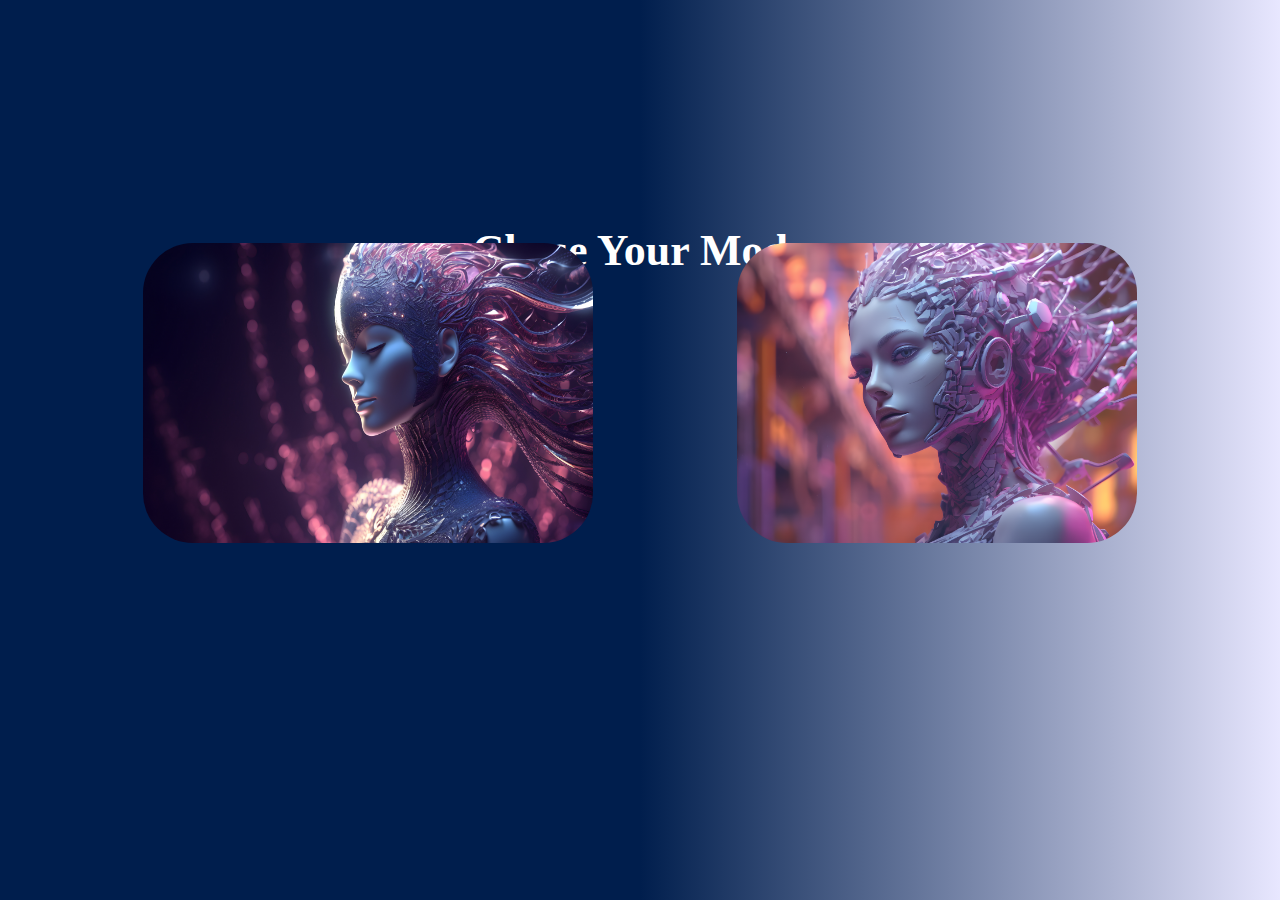
<file: Midjourney Website/Chose.html>
<!DOCTYPE html>
<html lang="en">
  <head>
    <meta charset="UTF-8" />
    <meta name="viewport" content="width=device-width, initial-scale=1.0" />
    <title>Document</title>
    <link rel="stylesheet" href="Chose.css" />
  </head>
  <body>
    <div id="idd">
      <h1>Chose Your Mode</h1>
    </div>
    <div class="images">
      <div class="dd">
        <div class="moon">
          <a href="index.html">
            <img
              src="Images/aksonvady_Data_technology_futuristic_illustration 31.jpg"
            />
          </a>
        </div>
      </div>
      <div class="sun">
        <a href="LightMode.html">
          <img class="sunn" src="Light/output-4 2.png" alt="" />
        </a>
      </div>
    </div>
  </body>
</html>
</file>
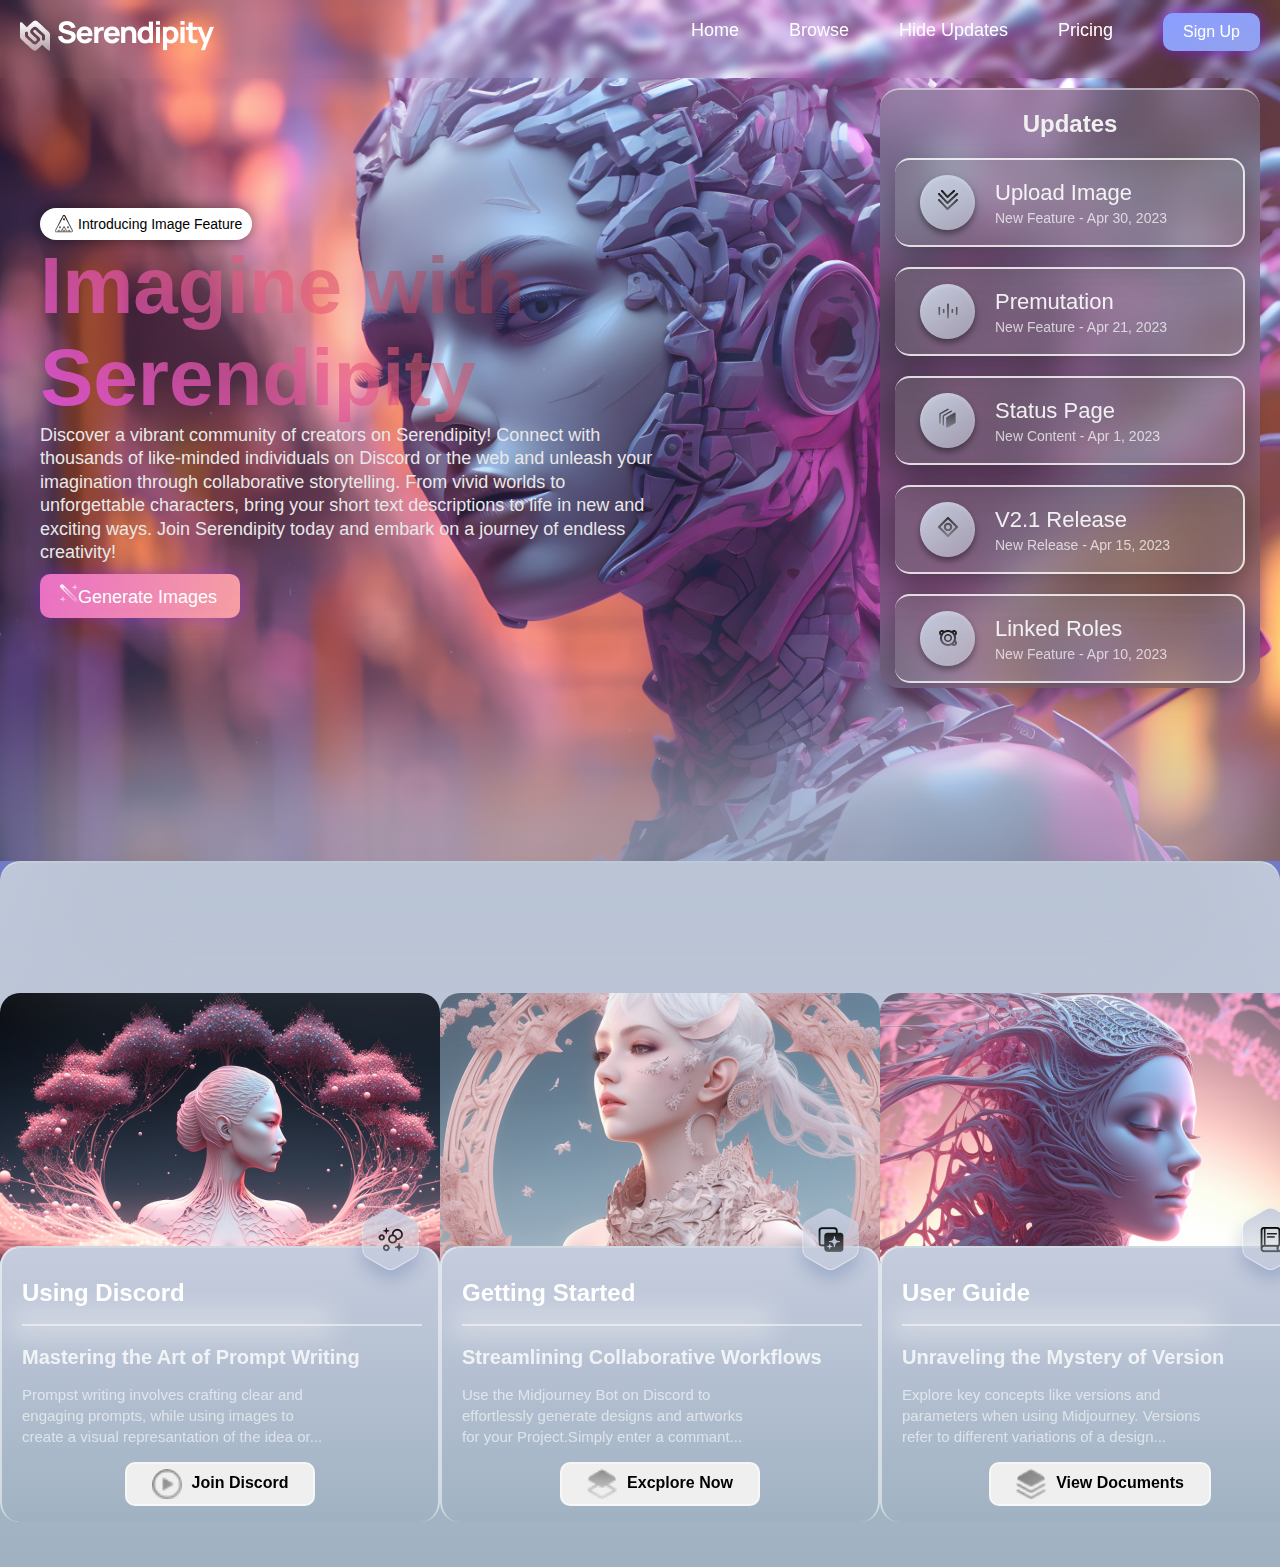
<file: Midjourney Website/LightMode.html>
<!DOCTYPE html>
<html lang="en">
  <head>
    <meta charset="UTF-8" />
    <meta name="viewport" content="width=device-width, initial-scale=1.0" />
    <title>Midjourney</title>
    <link rel="stylesheet" href="lightmode.css" />
  </head>
  <body>
    <div class="pic">
      <nav class="main-header">
        <div class="logo">
          <img src="Light/Group 2223.png" alt="" />
        </div>
        <div class="header">
          <ul>
            <li><a href="#">Home</a></li>
            <li><a href="#">Browse</a></li>
            <div class="update"><li><a href="#" >Hide Updates</a></li></div>
            <li><a href="#">Pricing</a></li>
            <div class="header-btn">
              <button>Sign Up</button>
            </div>
            <!-- <img src="Icons/moon.png" id="icon"> -->
          </ul>
        </div>
      </nav>
      <main class="main">
        <!-- <div class="white"></div> -->
            <div class="left-container">
                <button class="custom-btn">
                  <img src="Light/Union (2).png" alt="" /><div id="txtt">
                    Introducing Image Feature
                  </div>
                </button>
                <h1 id="h1">
                  Imagine with <br />
                  Serendipity
                </h1>
                <p id="p">
                  Discover a vibrant community of creators on Serendipity! Connect
                  with
                  <br />thousands of like-minded individuals on Discord or the web and
                  unleash your <br />imagination through collaborative storytelling.
                  From vivid worlds to <br />unforgettable characters, bring your
                  short text descriptions to life in new and <br />
                  exciting ways. Join Serendipity today and embark on a journey of
                  endless
                  <br />
                  creativity!
                </p>
                <div class="second-btn">
                  <span><img src="Light/Group 2224.png" alt="#" />Generate Images</span>
                </div>
              </div>
        <div class="right-container">
          <h2 id="h2">Updates</h2>
          <div class="box">
            <div class="card">
              <div class="icon">
                <i class="fa fa-upload"><img src="Light/Vector 1.png" alt="" /></i>
              </div>
              <div class="text-content">
                <h2>Upload Image</h2>
                <p>New Feature - Apr 30, 2023</p>
              </div>
            </div>
            <div class="card">
              <div class="icon">
                <i class="fa fa-upload"><img src="Light/waveform (1).png" /></i>
              </div>
              <div class="text-content">
                <h2>Premutation</h2>
                <p>New Feature - Apr 21, 2023</p>
              </div>
            </div>
            <div class="card">
              <div class="icon">
                <i class="fa fa-upload"><img src="Light/waveform (2).png" alt="" /></i>
              </div>
              <div class="text-content">
                <h2>Status Page</h2>
                <p>New Content - Apr 1, 2023</p>
              </div>
            </div>
            <div class="card">
              <div class="icon">
                <i class="fa fa-upload"><img src="Light/Union (1).png" alt="" /></i>
              </div>
              <div class="text-content">
                <h2>V2.1 Release</h2>
                <p>New Release - Apr 15, 2023</p>
              </div>
            </div>
            <div class="card">
              <div class="icon">
                <i class="fa fa-upload"><img src="Light/Subtract.png" alt="" /></i>
              </div>
              <div class="text-content">
                <h2>Linked Roles</h2>
                <p>New Feature - Apr 10, 2023</p>
              </div>
            </div>
          </div>
        </div>
      </main>
    </div>
    <section class="bottomm">
      <section class="Content">
        <div class="background-blur"></div>
        <div class="card-content">
          <div class="cardd1">
            <span><img src="Light/aksonvady_Data_technology_futuristic_illustration 25.png" alt="" /></span>
            <div class="behind-blur"></div>
            <div class="card-1">
              <div class="first">
                <img src="Light/Polygon Icons.png" />
              </div>
              <div class="between"></div>
              <h3>Using Discord</h3>
              <hr />
              <div class="second"></div>
              <div class="contenti">
                <h4>Mastering the Art of Prompt Writing</h4>
                <p>
                  Prompst writing involves crafting clear and <br />
                  engaging prompts, while using images to <br />
                  create a visual represantation of the idea or...
                </p>
                <div class="third">
                  <button>
                    <img src="Light/Play.png" class="Serendipity" />
                    <div class="btn-text">Join Discord</div>
                  </button>
                </div>
              </div>
            </div>
          </div>
          <div class="cardd2">
            <span><img src="Light/aksonvady_Data_technology_futuristic_illustration 25 (1).png" alt="" /></span>
            <div class="card-2">
              <div class="behind-blur"></div>
              <div class="card-1">
                <div class="first">
                  <img src="Light/Polygon Icons (1).png" />
                </div>
                <div class="between"></div>
                <h3>Getting Started</h3>
                <hr />
                <div class="second"></div>
                <div class="contenti">
                  <h4>Streamlining Collaborative Workflows</h4>
                  <p>
                    Use the Midjourney Bot on Discord to <br />
                    effortlessly generate designs and artworks <br />
                    for your Project.Simply enter a commant...
                  </p>
                  <div class="third">
                    <button>
                      <img src="Light/􀯮 (1).png" class="Serendipity" />
                      <div class="btn-text">Excplore Now</div>
                    </button>
                  </div>
                </div>
              </div>
            </div>
          </div>
          <div class="cardd3">
            <span>
              <img src="Light/aksonvady_Data_technology_futuristic_illustration 25 (2).png" alt="" />
            </span>
            <div class="card-3">
              <div class="behind-blur"></div> 
              <div class="card-1">
                <div class="first">
                  <img src="Light/Polygon Icons (2).png" alt="First Icon" />
                </div>
                <div class="between"></div>
                <h3>User Guide</h3>
                <hr />
                <div class="second"></div>
                <div class="contenti">
                  <h4>Unraveling the Mystery of Version</h4>
                  <p>
                    Explore key concepts like versions and <br />
                    parameters when using Midjourney. Versions <br />
                    refer to different variations of a design...
                  </p>
                  <div class="third">
                    <button>
                      <img src="Light/tt.png" class="Serendipity" alt="Guide Icon" />
                      <div class="btn-text">View Documents</div>
                    </button>
                  </div>
                </div>
              </div>
            </div>
          </div>
      </section>
    </section>
    <script>
        const toggleButton = document.querySelector('.update');
        const updatesList = document.querySelector('.right-container');
        toggleButton.addEventListener('click', () => {
          if (updatesList.style.display === 'none') {
            updatesList.style.display = 'block'; 
            toggleButton.textContent = 'Hide Updates'; 
          } else {
            updatesList.style.display = 'none'; 
            toggleButton.textContent = 'Show Updates'; 
          }
        });
      </script>
  </body>
</html>
</file>
<file: Midjourney Website/Chose.css>
* {
    padding: 0;
    margin: 0;
    box-sizing: border-box;
  }
  body {
    height: 100vh;
    background: linear-gradient(90deg, #001e4d 50%, #E8E7FF 100%);
  }
  #idd{
    display: flex;
    justify-content: center;
    align-items: center;
    position: relative;
    top: 25%;
    font-size: 22px;
    color: white;
  }
  .images{
    display: flex;
    justify-content: space-evenly;  
    align-items: center;             
    padding-top: 15%;
    overflow: hidden;
  }
  .images img{
    width: 750px;
    height: 300px;
    border-radius: 50px;
  }
  /* .moon {
    position: relative;
    display: inline-block;
    cursor: pointer;
  }
  
  .moon::before {
    content: '';
    position: absolute;
    top: 0;
    left: 0;
    width: 100%;
    height: 100%;
    background-color: rgba(255, 255, 255, 0); 
    transition: background-color 0.3s ease; 
    z-index: 2; 
    border-radius:50px ;
  }
  
  .moon:hover::before {
    background-color:rgba(0, 30, 77, 0.5)    ;  
  }
  .sun {
    position: relative;
    display: inline-block;
    cursor: pointer;
  }
  
  .sun::before {
    content: '';
    position: absolute;
    top: 0;
    left: 0;
    width: 100%;
    height: 100%;
    background-color: rgba(255, 255, 255, 0); 
    transition: background-color 0.3s ease; 
    z-index: 2; 
    border-radius:50px ;
  }
  
  .sun:hover::before {
    background-color:rgba(232, 231, 255, 0.5)    ;  
  }
  .moon img {
    display: block;
    width: 100%;
    height: auto;
    position: relative;
    z-index: 1; /* Image stays behind the overlay */
  /* } */ */
  .moon, .sun {
    position: relative;
    display: inline-block;
    cursor: pointer;
  }
  
  .moon a::before, .sun a::before {
    content: '';
    position: absolute;
    top: 0;
    left: 0;
    width: 100%;
    height: 100%;
    background-color: rgba(255, 255, 255, 0); /* Initially transparent */
    transition: background-color 0.3s ease;
    z-index: 2; /* Keep the overlay on top */
    border-radius: 50px;
  }
  
  .moon a:hover::before {
    background-color: rgba(0, 30, 77, 0.5); /* Hover color */
  }
  
  .sun a:hover::before {
    background-color: rgba(232, 231, 255, 0.5); /* Hover color */
  }
  
  .moon img, .sun img {
    display: block;
    width: 100%;
    height: auto;
    position: relative;
    z-index: 1; /* Image stays under the overlay */
  }
  
  .moon a, .sun a {
    position: relative;
    z-index: 3; /* Ensure the link is on top and clickable */
    display: block; /* Full clickable area */
  }
  .sun img{
    width: 400px;
    height: 300px;
  }
  
  .dd img{
    width: 450px;
    height: 300px;
  }
</file>
<file: Midjourney Website/lightmode.css>
*{
    padding: 0;
    margin: 0;
    box-sizing: border-box;
    font-family: Arial, sans-serif;
}
#icon{
  width: 30px;
  cursor: pointer;
}
.update{
    color: white;
    font-size: 18px;
}
.pic{
    background-position: center;
    background-size: cover;
    width: 100%;
    height: 861px;
    background-repeat: no-repeat;
    background-image: url(Light/output-4\ 2.png);
}
.main-header{
    padding-top: 20px;
    display: flex;
    justify-content: space-between;
    backdrop-filter: blur(5px);
    z-index: 1;
}
.left-container{
    padding-left: 20px;
}
.logo{
    padding-left: 20px;
}
.header{
    padding-right: 20px;
}
.header ul{
    display: flex;
    justify-content: space-between;
    gap: 50px;
    list-style: none;
}
.header a{
    text-decoration: none;
    color: white;
    font-size: 18px;
}
.header-btn{
    font-size: 20px;
    padding-bottom: 20px;
}
.header-btn button {
        position: relative;
        bottom: 7px;
        background: linear-gradient(to bottom right, #8a9eff, #92A1ED);
        border: none;
        border-radius: 10px;
        padding: 10px 20px;
        color: white;
        font-size: 16px;
        cursor: pointer;
        box-shadow: 0 0 15px rgba(136, 34, 252, 0.7);
        outline: none;
        transition: box-shadow 0.3s ease;
}
.main{
    display: flex;
    justify-content: space-between;
    padding-top: 130px;
    padding-left: 20px;
}
.custom-btn {
    display: inline-flex;
    align-items: center;
    padding: 7px 10px;
    font-size: 14px;
    font-family: Arial, sans-serif;
    background: rgba(255,255,255,1); 
    border-radius: 50px; 
    color: white; 
    border: none;
    cursor: pointer;
    box-shadow: 0px 0px 15px rgba(0, 0, 0, 0.5); 
    outline: none;
    transition: background 0.3s;
    gap: 10px;
  }
  .custom-btn img{
    position: relative;
    left: 5px;
  }
  .custom-btn:hover {
    background: white; 
  }
  #txtt{
    color: black;
  }
  #h1{
    font-size: 80px;
    background: linear-gradient(40deg, #D651CD, rgba(232, 90, 118, 0.6), rgba(0, 0, 0, 0.3));
    background-clip: text;  
    -webkit-background-clip: text; 
    color: transparent; 
  }
  #p{
    color: rgb(232, 232, 232);
    font-size: 18px;
    line-height: 1.3;

  }
  .second-btn{
    position: relative;
    top: 10px;
    width: 200px;
    background: linear-gradient(280deg,#F69EA3,#E970C4); 
    border: none;
    border-radius: 10px;
    padding: 10px 20px;
    color: white;
    font-size: 18px;
    cursor: pointer;
    box-shadow: 0 0 15px rgba(136, 34, 252, 0.4);
    outline: none;
    transition: box-shadow 0.3s ease;

  }
  .second-btn:hover{
    box-shadow: 0 0 15px rgba(136, 34, 252, 1);
  }
  .right-container{
    width: 380px;
    position: relative;
    right: 20px;
    bottom: 120px;
    height: 600px;
    background-color: rgba(128, 128, 128, 0.3)    ;
    backdrop-filter: blur(20px); 
    border-radius: 20px;
    border-top: 2px solid rgba(255, 255, 255, 0.5);
  }
  .dots{
    background-image: url(Icons/Vector\ 235.png);
  }
  #h2{
    color: rgb(240, 240, 240);
    display: flex;
    justify-content: center;
    padding-top: 20px;
  }
  .box{
    display: flex;
    flex-direction: column;
    gap: 20px;
    align-items: center;
    padding-top: 20px;
  }
.icon {
  width: 55px;
  height: 55px;
  display: flex;
  align-items: center;
  justify-content: center;
  border-radius: 50%;
  background: linear-gradient(145deg, rgba(197, 204, 222, 1)  ,rgba(209, 219, 230, 0.5)); 
  box-shadow: 0 4px 6px rgba(0, 0, 0, 0.4), inset 0 2px 4px rgba(255, 255, 255, 0.2); 
  margin-right: 20px; 
}
.icon i {
  color: white;
  font-size: 22px; 
  opacity: 0.9; 
}
.text-content h2 {
  font-size: 22px;
  color: rgba(255, 255, 255, 0.9); 
  font-weight: 500; 
  margin: 0;
}

.text-content p {
  font-size: 14px;
  color: rgba(255, 255, 255, 0.7); 
  margin-top: 4px; 
  font-weight: 300; 
}
.card {
    position: relative;
    display: flex;
    align-items: center;
    width: 350px; 
    padding: 15px 25px; 
    background-color: linear-gradient(180deg rgba(255,255,255,0.1));
    backdrop-filter: blur(12px); 
    border-radius: 15px;
    border-right: 2px solid rgba(255, 255, 255, 0.8); 
    border-top: 2px solid rgba(255, 255, 255, 0.8); 
    border-bottom: 2px solid rgba(255, 255, 255, 0.8); 
    box-shadow: 0 8px 32px rgba(0, 0, 0, 0.37); 
  }
.card::before {
    content: '';
    position: absolute;
    top: 0;
    left: 0;
    width: 100%;
    height: 100%;
    background: linear-gradient(180deg rgba(255,255,255,0.1)); 
    z-index: -1;
    border-radius: 15px;
  }
.bottomm{
  width: 100%;
  height: 450px;
  background-color: #555dc5;
}
.Content{
  width: 100%;
  background: linear-gradient(to bottom, #C5CCDE, #A0B2C2);
  border-top: 2px solid #555dc5;
  border-top-left-radius: 20px;
  border-top-right-radius: 20px;
  border-top: 2px solid rgba(255,255,255,0.5);
  backdrop-filter: blur(80px);
}
.background-blur{
width: 100%;
height: 130px;
position: relative;
bottom: 80px;
background: linear-gradient(to bottom, #C5CCDE, #A0B2C2);
filter: blur(80px); 
}
.card-content{
  display: flex;
  justify-content: space-around;
  flex-direction: row;
}
.card-1{
  position: relative;
  bottom: 45px;
  height: 276px;
  width: 440px;
  background-color: white;
  background: linear-gradient(to bottom, #C5CCDE, #A0B2C2);
  border-radius: 20px;
  border-top: 2px solid rgba(255, 255, 255, 0.5);
  border-left: 2px solid rgba(255, 255, 255, 0.5);
  border-right: 2px solid rgba(255, 255, 255, 0.5);
}
.behind-blur{
  position: relative;
  bottom: 20px;
  height: 26px;
  width: 440px;
}
.first img{
  padding-left: 340px;
  position: relative;
  bottom: 50px;
}
.card-1 h3{
  color: white;
  padding-left: 20px;
  position: relative;
  bottom: 75px;
  font-size: 24px;
  
}
.second{
  position: relative;
  bottom: 60px;
  width: 400px;
  left: 20px;
  border: 1px solid rgba(255,255,255,0.5);

}
.cardd1 img{
  border-top-left-radius: 20px;
  border-top-right-radius: 20px;
}
.card-1 hr{
  filter: blur(10px);
  box-shadow: 0 0 20px 10px rgba(255,255,255,0.5);
  position: relative;
  bottom: 60px;
  width: 300px;
  left: 20px;
  color: #8A2BE2;
}
.contenti{
  display: flex;
  flex-direction: column;
  gap: 15px;
  position: relative;
  bottom: 40px;
}
.card-1 h4{
  color: white;
  opacity: 80%;
  font-size: 20px;
  padding-left: 20px;
}
.card-1 p{
  color: white;
  opacity: 60%;
  font-size: 15px;
  padding-left: 20px;
  line-height: 1.4;

}
.third{
  display: flex;
  justify-content: center;
}
.third button{
  cursor: pointer;
  display: flex;
  border-radius: 10px;
  color: white;
  padding: 5px 25px;
  background: radial-gradient(to top, #C5CCDE, #FFFFFF);
  border: 2px solid rgba(255,255,255,0.5);
  gap: 10px;
}
.third img{
  width: 30px;
  height: 30px;
}
.btn-text{
  position: relative;
  top: 5px;
  color: black;
  font-weight: bold;
  font-size: 16px;
}
.cardd2 img{
  border-top-left-radius: 20px;
  border-top-right-radius: 20px;
}
.cardd3 img{
  border-top-left-radius: 20px;
  border-top-right-radius: 20px;
}
</file>
